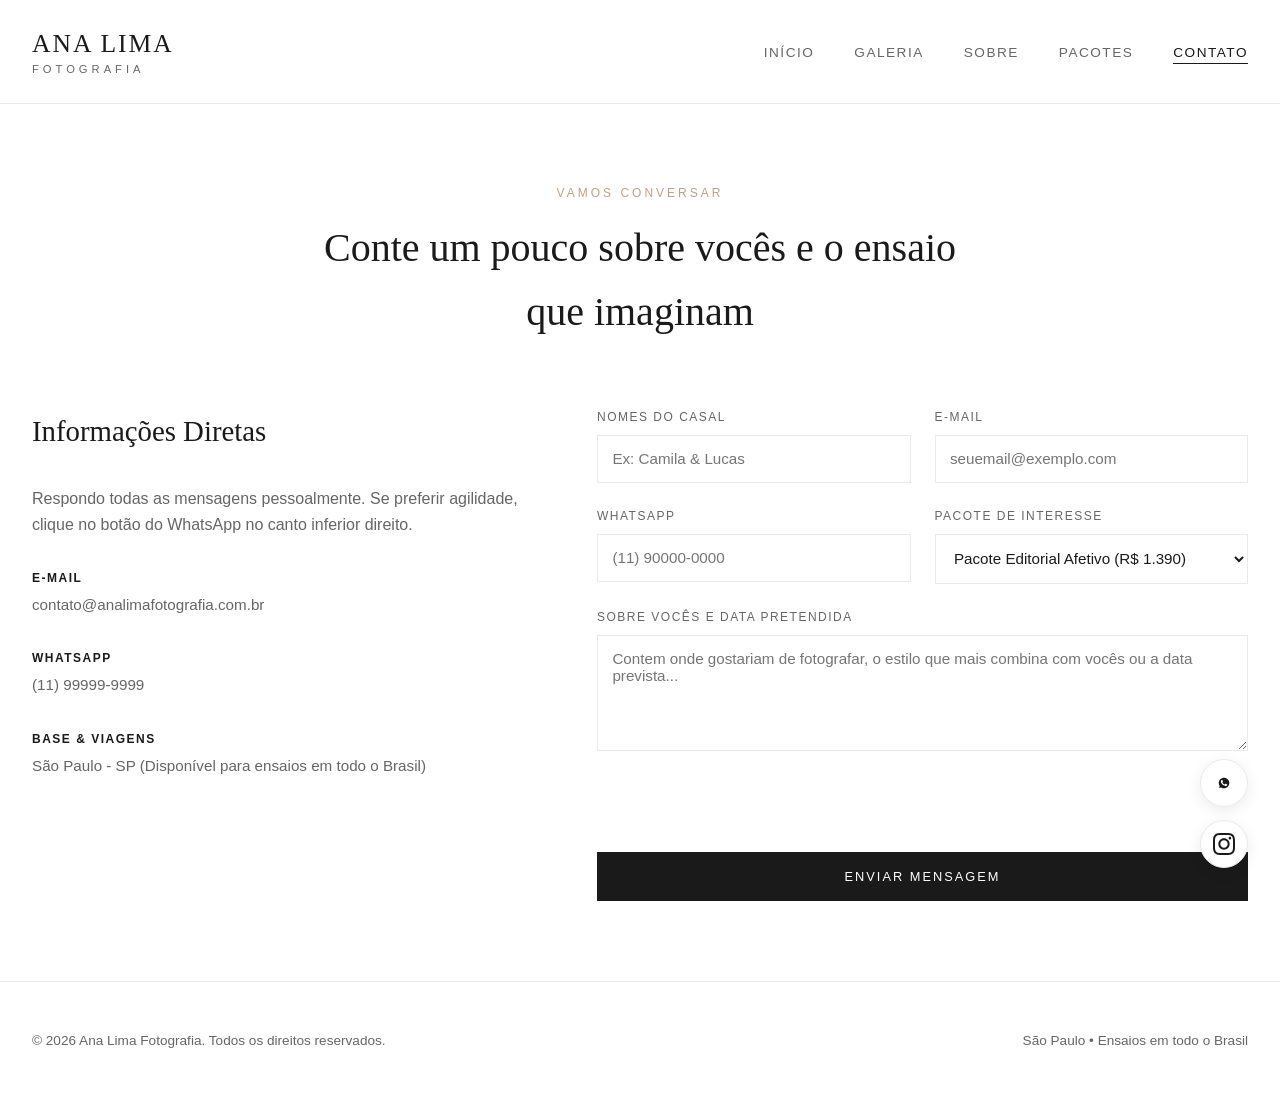
<file: contato.html>
<!DOCTYPE html>
<html lang="pt-BR">
<head>
    <meta charset="UTF-8">
    <meta name="viewport" content="width=device-width, initial-scale=1.0">
    <title>Contato | Ana Lima Fotografia</title>
    <link rel="stylesheet" href="style.css">
</head>
<body>

    <header class="header">
        <nav class="navbar">
            <a href="index.html" class="logo">Ana Lima<span>Fotografia</span></a>
            <button class="menu-toggle" aria-label="Abrir menu">
                <span></span>
                <span></span>
                <span></span>
            </button>
            <ul class="nav-links">
                <li><a href="index.html">Início</a></li>
                <li><a href="galeria.html">Galeria</a></li>
                <li><a href="sobre.html">Sobre</a></li>
                <li><a href="pacotes.html">Pacotes</a></li>
                <li><a href="contato.html" class="active">Contato</a></li>
            </ul>
        </nav>
    </header>

    <main class="container">
        <div class="section-header">
            <span class="section-subtitle">Vamos Conversar</span>
            <h1 class="section-title">Conte um pouco sobre vocês e o ensaio que imaginam</h1>
        </div>

        <div class="contact-wrapper">
            <div class="contact-info">
                <h3>Informações Diretas</h3>
                <p style="color: var(--text-secondary);">Respondo todas as mensagens pessoalmente. Se preferir agilidade, clique no botão do WhatsApp no canto inferior direito.</p>

                <div class="info-block">
                    <strong>E-mail</strong>
                    <p>contato@analimafotografia.com.br</p>
                </div>

                <div class="info-block">
                    <strong>WhatsApp</strong>
                    <p>(11) 99999-9999</p>
                </div>

                <div class="info-block">
                    <strong>Base &amp; Viagens</strong>
                    <p>São Paulo - SP (Disponível para ensaios em todo o Brasil)</p>
                </div>
            </div>

            <form class="contact-form" id="contactForm">
                <div class="form-row">
                    <div class="form-group">
                        <label for="nome">Nomes do Casal</label>
                        <input type="text" id="nome" placeholder="Ex: Camila & Lucas" required>
                    </div>
                    <div class="form-group">
                        <label for="email">E-mail</label>
                        <input type="email" id="email" placeholder="seuemail@exemplo.com" required>
                    </div>
                </div>

                <div class="form-row">
                    <div class="form-group">
                        <label for="whatsapp">WhatsApp</label>
                        <input type="tel" id="whatsapp" placeholder="(11) 90000-0000" required>
                    </div>
                    <div class="form-group">
                        <label for="pacote">Pacote de Interesse</label>
                        <select id="pacote">
                            <option value="Essencial">Pacote Essencial (R$ 890)</option>
                            <option value="Editorial" selected>Pacote Editorial Afetivo (R$ 1.390)</option>
                            <option value="PreWedding">Pré-Wedding &amp; Viagem (R$ 2.150)</option>
                            <option value="Personalizado">Quero um orçamento personalizado</option>
                        </select>
                    </div>
                </div>

                <div class="form-group">
                    <label for="mensagem">Sobre vocês e data pretendida</label>
                    <textarea id="mensagem" rows="5" placeholder="Contem onde gostariam de fotografar, o estilo que mais combina com vocês ou a data prevista..." required></textarea>
                </div>

                <button type="submit" class="btn btn-solid">Enviar Mensagem</button>
                <div class="form-feedback" id="formFeedback"></div>
            </form>
        </div>
    </main>

    <!-- Botões Fixos WhatsApp e Instagram -->
    <div class="floating-social">
        <a href="https://wa.me/5511999999999?text=Olá%20Ana!%20Gostaria%20de%20agendar%20um%20ensaio%20de%20casal." target="_blank" rel="noopener" class="float-btn whatsapp" aria-label="WhatsApp" title="WhatsApp">
            <svg viewBox="0 0 24 24"><path d="M12.031 6.172c-3.181 0-5.767 2.586-5.768 5.766-.001 1.298.38 2.27 1.019 3.287l-.582 2.128 2.182-.573c.978.58 1.911.928 3.145.929 3.178 0 5.767-2.587 5.768-5.766.001-3.187-2.575-5.77-5.764-5.771zm3.392 8.244c-.144.405-.837.774-1.17.824-.299.045-.677.063-1.092-.069-.252-.08-.575-.187-.988-.365-1.739-.751-2.874-2.502-2.961-2.617-.087-.116-.708-.94-.708-1.793s.448-1.273.607-1.446c.159-.173.346-.217.462-.217l.332.006c.106.005.249-.04.39.298.144.347.491 1.2.534 1.287.043.087.072.188.014.304-.058.116-.087.188-.173.289l-.26.304c-.087.086-.177.18-.076.354.101.174.449.741.964 1.201.662.591 1.221.774 1.394.86s.274.072.376-.043c.101-.116.433-.506.549-.68.116-.173.231-.145.39-.087s1.011.477 1.184.564.289.13.332.202c.045.072.045.419-.1.824z"/></svg>
        </a>
        <a href="https://instagram.com" target="_blank" rel="noopener" class="float-btn instagram" aria-label="Instagram" title="Instagram">
            <svg viewBox="0 0 24 24"><path d="M12 2.163c3.204 0 3.584.012 4.85.07 3.252.148 4.771 1.691 4.919 4.919.058 1.265.069 1.645.069 4.849 0 3.205-.012 3.584-.069 4.849-.149 3.225-1.664 4.771-4.919 4.919-1.266.058-1.644.07-4.85.07-3.204 0-3.584-.012-4.849-.07-3.26-.149-4.771-1.699-4.919-4.92-.058-1.265-.07-1.644-.07-4.849 0-3.204.013-3.583.07-4.849.149-3.227 1.664-4.771 4.919-4.919 1.266-.057 1.645-.069 4.849-.069zm0-2.163c-3.259 0-3.667.014-4.947.072-4.358.2-6.78 2.618-6.98 6.98-.059 1.281-.073 1.689-.073 4.948 0 3.259.014 3.668.072 4.948.2 4.358 2.618 6.78 6.98 6.98 1.281.058 1.689.072 4.948.072 3.259 0 3.668-.014 4.948-.072 4.354-.2 6.782-2.618 6.979-6.98.059-1.28.073-1.689.073-4.948 0-3.259-.014-3.667-.072-4.947-.196-4.354-2.617-6.78-6.979-6.98-1.281-.059-1.69-.073-4.949-.073zm0 5.838c-3.403 0-6.162 2.759-6.162 6.162s2.759 6.163 6.162 6.163 6.162-2.759 6.162-6.163c0-3.403-2.759-6.162-6.162-6.162zm0 10.162c-2.209 0-4-1.79-4-4 0-2.209 1.791-4 4-4s4 1.791 4 4c0 2.21-1.791 4-4 4zm6.406-11.845c-.796 0-1.441.645-1.441 1.44s.645 1.44 1.441 1.44c.795 0 1.439-.645 1.439-1.44s-.644-1.44-1.439-1.44z"/></svg>
        </a>
    </div>

    <footer class="footer">
        <div class="footer-content">
            <span>&copy; 2026 Ana Lima Fotografia. Todos os direitos reservados.</span>
            <span>São Paulo • Ensaios em todo o Brasil</span>
        </div>
    </footer>

    <script src="script.js"></script>
</body>
</html>
</file>
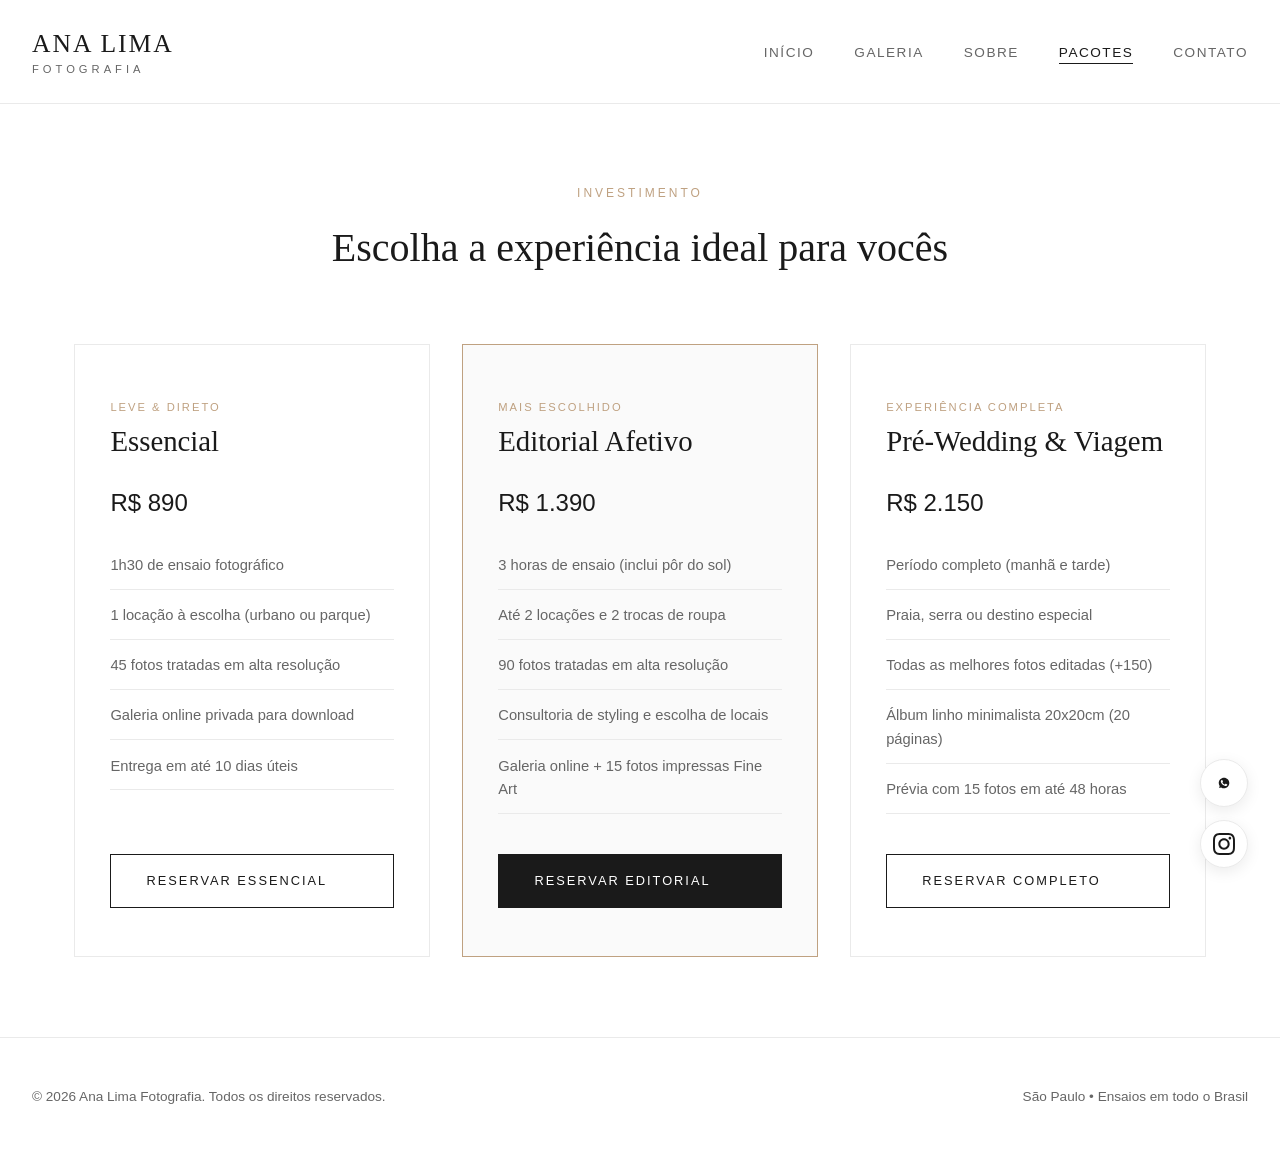
<file: pacotes.html>
<!DOCTYPE html>
<html lang="pt-BR">
<head>
    <meta charset="UTF-8">
    <meta name="viewport" content="width=device-width, initial-scale=1.0">
    <title>Pacotes | Ana Lima Fotografia</title>
    <link rel="stylesheet" href="style.css">
</head>
<body>

    <header class="header">
        <nav class="navbar">
            <a href="index.html" class="logo">Ana Lima<span>Fotografia</span></a>
            <button class="menu-toggle" aria-label="Abrir menu">
                <span></span>
                <span></span>
                <span></span>
            </button>
            <ul class="nav-links">
                <li><a href="index.html">Início</a></li>
                <li><a href="galeria.html">Galeria</a></li>
                <li><a href="sobre.html">Sobre</a></li>
                <li><a href="pacotes.html" class="active">Pacotes</a></li>
                <li><a href="contato.html">Contato</a></li>
            </ul>
        </nav>
    </header>

    <main class="container">
        <div class="section-header">
            <span class="section-subtitle">Investimento</span>
            <h1 class="section-title">Escolha a experiência ideal para vocês</h1>
        </div>

        <div class="packages-flex">
            <!-- Pacote 1 -->
            <div class="package-card">
                <div>
                    <span class="package-tag">Leve &amp; Direto</span>
                    <h3>Essencial</h3>
                    <p class="package-price">R$ 890</p>
                    <ul class="package-features">
                        <li>1h30 de ensaio fotográfico</li>
                        <li>1 locação à escolha (urbano ou parque)</li>
                        <li>45 fotos tratadas em alta resolução</li>
                        <li>Galeria online privada para download</li>
                        <li>Entrega em até 10 dias úteis</li>
                    </ul>
                </div>
                <a href="contato.html?pacote=Essencial" class="btn">Reservar Essencial</a>
            </div>

            <!-- Pacote 2 (Destaque) -->
            <div class="package-card featured">
                <div>
                    <span class="package-tag">Mais Escolhido</span>
                    <h3>Editorial Afetivo</h3>
                    <p class="package-price">R$ 1.390</p>
                    <ul class="package-features">
                        <li>3 horas de ensaio (inclui pôr do sol)</li>
                        <li>Até 2 locações e 2 trocas de roupa</li>
                        <li>90 fotos tratadas em alta resolução</li>
                        <li>Consultoria de styling e escolha de locais</li>
                        <li>Galeria online + 15 fotos impressas Fine Art</li>
                    </ul>
                </div>
                <a href="contato.html?pacote=Editorial" class="btn btn-solid">Reservar Editorial</a>
            </div>

            <!-- Pacote 3 -->
            <div class="package-card">
                <div>
                    <span class="package-tag">Experiência Completa</span>
                    <h3>Pré-Wedding &amp; Viagem</h3>
                    <p class="package-price">R$ 2.150</p>
                    <ul class="package-features">
                        <li>Período completo (manhã e tarde)</li>
                        <li>Praia, serra ou destino especial</li>
                        <li>Todas as melhores fotos editadas (+150)</li>
                        <li>Álbum linho minimalista 20x20cm (20 páginas)</li>
                        <li>Prévia com 15 fotos em até 48 horas</li>
                    </ul>
                </div>
                <a href="contato.html?pacote=PreWedding" class="btn">Reservar Completo</a>
            </div>
        </div>
    </main>

    <!-- Botões Fixos WhatsApp e Instagram -->
    <div class="floating-social">
        <a href="https://wa.me/5511999999999?text=Olá%20Ana!%20Gostaria%20de%20tirar%20dúvidas%20sobre%20os%20pacotes." target="_blank" rel="noopener" class="float-btn whatsapp" aria-label="WhatsApp" title="WhatsApp">
            <svg viewBox="0 0 24 24"><path d="M12.031 6.172c-3.181 0-5.767 2.586-5.768 5.766-.001 1.298.38 2.27 1.019 3.287l-.582 2.128 2.182-.573c.978.58 1.911.928 3.145.929 3.178 0 5.767-2.587 5.768-5.766.001-3.187-2.575-5.77-5.764-5.771zm3.392 8.244c-.144.405-.837.774-1.17.824-.299.045-.677.063-1.092-.069-.252-.08-.575-.187-.988-.365-1.739-.751-2.874-2.502-2.961-2.617-.087-.116-.708-.94-.708-1.793s.448-1.273.607-1.446c.159-.173.346-.217.462-.217l.332.006c.106.005.249-.04.39.298.144.347.491 1.2.534 1.287.043.087.072.188.014.304-.058.116-.087.188-.173.289l-.26.304c-.087.086-.177.18-.076.354.101.174.449.741.964 1.201.662.591 1.221.774 1.394.86s.274.072.376-.043c.101-.116.433-.506.549-.68.116-.173.231-.145.39-.087s1.011.477 1.184.564.289.13.332.202c.045.072.045.419-.1.824z"/></svg>
        </a>
        <a href="https://instagram.com" target="_blank" rel="noopener" class="float-btn instagram" aria-label="Instagram" title="Instagram">
            <svg viewBox="0 0 24 24"><path d="M12 2.163c3.204 0 3.584.012 4.85.07 3.252.148 4.771 1.691 4.919 4.919.058 1.265.069 1.645.069 4.849 0 3.205-.012 3.584-.069 4.849-.149 3.225-1.664 4.771-4.919 4.919-1.266.058-1.644.07-4.85.07-3.204 0-3.584-.012-4.849-.07-3.26-.149-4.771-1.699-4.919-4.92-.058-1.265-.07-1.644-.07-4.849 0-3.204.013-3.583.07-4.849.149-3.227 1.664-4.771 4.919-4.919 1.266-.057 1.645-.069 4.849-.069zm0-2.163c-3.259 0-3.667.014-4.947.072-4.358.2-6.78 2.618-6.98 6.98-.059 1.281-.073 1.689-.073 4.948 0 3.259.014 3.668.072 4.948.2 4.358 2.618 6.78 6.98 6.98 1.281.058 1.689.072 4.948.072 3.259 0 3.668-.014 4.948-.072 4.354-.2 6.782-2.618 6.979-6.98.059-1.28.073-1.689.073-4.948 0-3.259-.014-3.667-.072-4.947-.196-4.354-2.617-6.78-6.979-6.98-1.281-.059-1.69-.073-4.949-.073zm0 5.838c-3.403 0-6.162 2.759-6.162 6.162s2.759 6.163 6.162 6.163 6.162-2.759 6.162-6.163c0-3.403-2.759-6.162-6.162-6.162zm0 10.162c-2.209 0-4-1.79-4-4 0-2.209 1.791-4 4-4s4 1.791 4 4c0 2.21-1.791 4-4 4zm6.406-11.845c-.796 0-1.441.645-1.441 1.44s.645 1.44 1.441 1.44c.795 0 1.439-.645 1.439-1.44s-.644-1.44-1.439-1.44z"/></svg>
        </a>
    </div>

    <footer class="footer">
        <div class="footer-content">
            <span>&copy; 2026 Ana Lima Fotografia. Todos os direitos reservados.</span>
            <span>São Paulo • Ensaios em todo o Brasil</span>
        </div>
    </footer>

    <script src="script.js"></script>
</body>
</html>
</file>
<file: style.css>
/* =========================================
   RESET E VARIÁVEIS (ESTILO MINIMALISTA)
   ========================================= */
:root {
    --bg-primary: #ffffff;
    --bg-secondary: #fafafa;
    --text-primary: #1a1a1a;
    --text-secondary: #666666;
    --accent-color: #bfa181; /* Tom champagne/areia suave */
    --border-color: #eaeaea;
    --font-serif: 'Georgia', 'Times New Roman', serif;
    --font-sans: -apple-system, BlinkMacSystemFont, 'Segoe UI', Roboto, Helvetica, Arial, sans-serif;
    --transition: all 0.3s ease;
}

* {
    margin: 0;
    padding: 0;
    box-sizing: border-box;
}

html {
    scroll-behavior: smooth;
}

body {
    background-color: var(--bg-primary);
    color: var(--text-primary);
    font-family: var(--font-sans);
    line-height: 1.6;
    display: flex;
    flex-direction: column;
    min-height: 100vh;
}

img {
    max-width: 100%;
    display: block;
    object-fit: cover;
}

a {
    text-decoration: none;
    color: inherit;
    transition: var(--transition);
}

ul {
    list-style: none;
}

/* =========================================
   CABEÇALHO E NAVEGAÇÃO (FLEXBOX)
   ========================================= */
.header {
    width: 100%;
    background-color: rgba(255, 255, 255, 0.96);
    border-bottom: 1px solid var(--border-color);
    position: sticky;
    top: 0;
    z-index: 100;
}

.navbar {
    max-width: 1280px;
    margin: 0 auto;
    padding: 1.5rem 2rem;
    display: flex;
    justify-content: space-between;
    align-items: center;
}

.logo {
    font-family: var(--font-serif);
    font-size: 1.6rem;
    letter-spacing: 2px;
    text-transform: uppercase;
    color: var(--text-primary);
}

.logo span {
    font-family: var(--font-sans);
    font-size: 0.7rem;
    display: block;
    letter-spacing: 4px;
    color: var(--text-secondary);
    margin-top: -4px;
}

.nav-links {
    display: flex;
    gap: 2.5rem;
    align-items: center;
}

.nav-links a {
    font-size: 0.85rem;
    text-transform: uppercase;
    letter-spacing: 1.5px;
    color: var(--text-secondary);
    position: relative;
    padding-bottom: 4px;
}

.nav-links a:hover,
.nav-links a.active {
    color: var(--text-primary);
}

.nav-links a::after {
    content: '';
    position: absolute;
    bottom: 0;
    left: 0;
    width: 0;
    height: 1px;
    background-color: var(--text-primary);
    transition: var(--transition);
}

.nav-links a:hover::after,
.nav-links a.active::after {
    width: 100%;
}

/* Menu Mobile Hambúrguer */
.menu-toggle {
    display: none;
    flex-direction: column;
    gap: 5px;
    cursor: pointer;
    background: none;
    border: none;
}

.menu-toggle span {
    width: 25px;
    height: 1.5px;
    background-color: var(--text-primary);
    transition: var(--transition);
}

/* =========================================
   CONTAINER PRINCIPAL E TIPOGRAFIA
   ========================================= */
main {
    flex: 1;
}

.container {
    max-width: 1280px;
    margin: 0 auto;
    padding: 5rem 2rem;
}

.section-header {
    display: flex;
    flex-direction: column;
    align-items: center;
    text-align: center;
    margin-bottom: 4rem;
}

.section-subtitle {
    font-size: 0.75rem;
    text-transform: uppercase;
    letter-spacing: 3px;
    color: var(--accent-color);
    margin-bottom: 0.8rem;
}

.section-title {
    font-family: var(--font-serif);
    font-size: 2.5rem;
    font-weight: normal;
    color: var(--text-primary);
    max-width: 650px;
}

.btn {
    display: inline-block;
    padding: 1rem 2.2rem;
    border: 1px solid var(--text-primary);
    font-size: 0.8rem;
    text-transform: uppercase;
    letter-spacing: 2px;
    cursor: pointer;
    background-color: transparent;
    color: var(--text-primary);
    transition: var(--transition);
}

.btn:hover {
    background-color: var(--text-primary);
    color: var(--bg-primary);
}

.btn-solid {
    background-color: var(--text-primary);
    color: var(--bg-primary);
}

.btn-solid:hover {
    background-color: transparent;
    color: var(--text-primary);
}

/* =========================================
   PÁGINA INÍCIO (HERO + DESTAQUES)
   ========================================= */
.hero {
    display: flex;
    flex-direction: column;
    align-items: center;
    padding: 2rem 2rem 5rem;
    max-width: 1400px;
    margin: 0 auto;
}

.hero-image-wrapper {
    width: 100%;
    height: 75vh;
    min-height: 450px;
    overflow: hidden;
    position: relative;
}

.hero-image-wrapper img {
    width: 100%;
    height: 100%;
    object-position: center 35%;
}

.hero-content {
    display: flex;
    flex-direction: column;
    align-items: center;
    text-align: center;
    max-width: 720px;
    margin-top: 3.5rem;
}

.hero-content h1 {
    font-family: var(--font-serif);
    font-size: 3rem;
    font-weight: normal;
    line-height: 1.2;
    margin-bottom: 1.5rem;
}

.hero-content p {
    color: var(--text-secondary);
    font-size: 1.05rem;
    margin-bottom: 2.2rem;
}

/* Destaque de Fotos Grandes na Home */
.showcase-row {
    display: flex;
    flex-wrap: wrap;
    gap: 2.5rem;
    margin-bottom: 4rem;
}

.showcase-card {
    flex: 1 1 calc(50% - 1.25rem);
    display: flex;
    flex-direction: column;
    gap: 1rem;
}

.showcase-card img {
    width: 100%;
    height: 550px;
}

.showcase-caption {
    display: flex;
    justify-content: space-between;
    align-items: center;
    font-size: 0.85rem;
    color: var(--text-secondary);
    border-bottom: 1px solid var(--border-color);
    padding-bottom: 0.8rem;
}

/* =========================================
   PÁGINA GALERIA (FILTRO POR TIPO DE FOTO)
   ========================================= */
.filter-bar {
    display: flex;
    justify-content: center;
    flex-wrap: wrap;
    gap: 1rem;
    margin-bottom: 3.5rem;
}

.filter-btn {
    background: none;
    border: none;
    padding: 0.6rem 1.4rem;
    font-size: 0.8rem;
    text-transform: uppercase;
    letter-spacing: 1.5px;
    color: var(--text-secondary);
    cursor: pointer;
    border-bottom: 1px solid transparent;
    transition: var(--transition);
}

.filter-btn:hover,
.filter-btn.active {
    color: var(--text-primary);
    border-bottom: 1px solid var(--text-primary);
}

.gallery-flex {
    display: flex;
    flex-wrap: wrap;
    gap: 2rem;
}

.gallery-item {
    flex: 1 1 calc(50% - 1rem); /* Fotos grandes: 2 por linha no desktop */
    display: flex;
    flex-direction: column;
    position: relative;
    overflow: hidden;
    cursor: pointer;
}

.gallery-item.hide {
    display: none;
}

.gallery-item img {
    width: 100%;
    height: 580px;
    transition: transform 0.6s ease;
}

.gallery-item:hover img {
    transform: scale(1.02);
}

.gallery-info {
    display: flex;
    justify-content: space-between;
    padding: 1rem 0;
    font-size: 0.85rem;
    color: var(--text-secondary);
}

/* Lightbox Modal */
.lightbox {
    display: none;
    position: fixed;
    inset: 0;
    background: rgba(255, 255, 255, 0.97);
    z-index: 1000;
    justify-content: center;
    align-items: center;
    flex-direction: column;
    padding: 2rem;
}

.lightbox.open {
    display: flex;
}

.lightbox img {
    max-height: 82vh;
    max-width: 90vw;
    box-shadow: 0 20px 50px rgba(0,0,0,0.08);
}

.lightbox-close {
    position: absolute;
    top: 2rem;
    right: 2.5rem;
    font-size: 2rem;
    background: none;
    border: none;
    cursor: pointer;
    color: var(--text-primary);
}

.lightbox-caption {
    margin-top: 1rem;
    font-family: var(--font-serif);
    font-size: 1.1rem;
    color: var(--text-secondary);
}

/* =========================================
   PÁGINA SOBRE
   ========================================= */
.about-wrapper {
    display: flex;
    flex-wrap: wrap;
    align-items: center;
    gap: 4rem;
}

.about-image {
    flex: 1 1 420px;
}

.about-image img {
    width: 100%;
    height: 620px;
}

.about-text {
    flex: 1 1 450px;
    display: flex;
    flex-direction: column;
    gap: 1.5rem;
}

.about-text h2 {
    font-family: var(--font-serif);
    font-size: 2.3rem;
    font-weight: normal;
}

.about-text p {
    color: var(--text-secondary);
    font-size: 1rem;
}

.stats-row {
    display: flex;
    gap: 3rem;
    margin-top: 1.5rem;
    padding-top: 2rem;
    border-top: 1px solid var(--border-color);
}

.stat-item h3 {
    font-family: var(--font-serif);
    font-size: 2rem;
    font-weight: normal;
}

.stat-item span {
    font-size: 0.75rem;
    text-transform: uppercase;
    letter-spacing: 1.5px;
    color: var(--text-secondary);
}

/* =========================================
   PÁGINA PACOTES
   ========================================= */
.packages-flex {
    display: flex;
    flex-wrap: wrap;
    gap: 2rem;
    align-items: stretch;
}

.package-card {
    flex: 1 1 320px;
    border: 1px solid var(--border-color);
    padding: 3rem 2.2rem;
    display: flex;
    flex-direction: column;
    justify-content: space-between;
    background-color: var(--bg-primary);
    transition: var(--transition);
}

.package-card:hover {
    border-color: var(--text-primary);
}

.package-card.featured {
    background-color: var(--bg-secondary);
    border-color: var(--accent-color);
}

.package-tag {
    font-size: 0.7rem;
    text-transform: uppercase;
    letter-spacing: 2px;
    color: var(--accent-color);
    margin-bottom: 0.8rem;
}

.package-card h3 {
    font-family: var(--font-serif);
    font-size: 1.8rem;
    font-weight: normal;
    margin-bottom: 0.5rem;
}

.package-price {
    font-size: 1.5rem;
    margin: 1.2rem 0 2rem;
    color: var(--text-primary);
}

.package-features {
    display: flex;
    flex-direction: column;
    gap: 0.9rem;
    margin-bottom: 2.5rem;
    color: var(--text-secondary);
    font-size: 0.92rem;
}

.package-features li {
    border-bottom: 1px solid var(--border-color);
    padding-bottom: 0.7rem;
}

/* =========================================
   PÁGINA CONTATO
   ========================================= */
.contact-wrapper {
    display: flex;
    flex-wrap: wrap;
    gap: 4rem;
}

.contact-info {
    flex: 1 1 350px;
    display: flex;
    flex-direction: column;
    gap: 2rem;
}

.contact-info h3 {
    font-family: var(--font-serif);
    font-size: 1.8rem;
    font-weight: normal;
}

.info-block p {
    color: var(--text-secondary);
    font-size: 0.95rem;
}

.info-block strong {
    display: block;
    font-size: 0.75rem;
    text-transform: uppercase;
    letter-spacing: 1.5px;
    margin-bottom: 0.3rem;
    color: var(--text-primary);
}

.contact-form {
    flex: 1 1 500px;
    display: flex;
    flex-direction: column;
    gap: 1.5rem;
}

.form-row {
    display: flex;
    flex-wrap: wrap;
    gap: 1.5rem;
}

.form-group {
    flex: 1 1 220px;
    display: flex;
    flex-direction: column;
    gap: 0.5rem;
}

.form-group label {
    font-size: 0.75rem;
    text-transform: uppercase;
    letter-spacing: 1.5px;
    color: var(--text-secondary);
}

.form-group input,
.form-group select,
.form-group textarea {
    width: 100%;
    padding: 0.9rem;
    border: 1px solid var(--border-color);
    background-color: var(--bg-primary);
    font-family: var(--font-sans);
    font-size: 0.95rem;
    color: var(--text-primary);
    outline: none;
    transition: var(--transition);
}

.form-group input:focus,
.form-group select:focus,
.form-group textarea:focus {
    border-color: var(--text-primary);
}

.form-feedback {
    display: none;
    padding: 1rem;
    background-color: var(--bg-secondary);
    border-left: 2px solid var(--text-primary);
    font-size: 0.9rem;
}

/* =========================================
   BOTÕES FIXOS (WHATSAPP E INSTAGRAM)
   ========================================= */
.floating-social {
    position: fixed;
    bottom: 2rem;
    right: 2rem;
    display: flex;
    flex-direction: column;
    gap: 0.8rem;
    z-index: 999;
}

.float-btn {
    width: 48px;
    height: 48px;
    border-radius: 50%;
    background-color: var(--bg-primary);
    border: 1px solid var(--border-color);
    box-shadow: 0 4px 15px rgba(0, 0, 0, 0.08);
    display: flex;
    justify-content: center;
    align-items: center;
    color: var(--text-primary);
    transition: var(--transition);
}

.float-btn svg {
    width: 22px;
    height: 22px;
    fill: currentColor;
}

.float-btn.whatsapp:hover {
    background-color: #25D366;
    color: #ffffff;
    border-color: #25D366;
    transform: translateY(-3px);
}

.float-btn.instagram:hover {
    background-color: #1a1a1a;
    color: #ffffff;
    border-color: #1a1a1a;
    transform: translateY(-3px);
}

/* =========================================
   RODAPÉ (FOOTER)
   ========================================= */
.footer {
    border-top: 1px solid var(--border-color);
    padding: 3rem 2rem;
    margin-top: auto;
}

.footer-content {
    max-width: 1280px;
    margin: 0 auto;
    display: flex;
    flex-wrap: wrap;
    justify-content: space-between;
    align-items: center;
    gap: 1.5rem;
    font-size: 0.85rem;
    color: var(--text-secondary);
}

/* =========================================
   RESPONSIVIDADE (TABLET E MOBILE)
   ========================================= */
@media (max-width: 900px) {
    .hero-content h1 {
        font-size: 2.2rem;
    }

    .showcase-card,
    .gallery-item {
        flex: 1 1 100%;
    }

    .showcase-card img,
    .gallery-item img {
        height: 440px;
    }
}

@media (max-width: 768px) {
    .menu-toggle {
        display: flex;
    }

    .nav-links {
        display: none;
        position: absolute;
        top: 100%;
        left: 0;
        width: 100%;
        background-color: var(--bg-primary);
        flex-direction: column;
        padding: 2rem;
        gap: 1.5rem;
        border-bottom: 1px solid var(--border-color);
    }

    .nav-links.active {
        display: flex;
    }

    .container {
        padding: 3.5rem 1.5rem;
    }

    .section-title {
        font-size: 2rem;
    }

    .hero-image-wrapper {
        height: 55vh;
    }

    .floating-social {
        bottom: 1.2rem;
        right: 1.2rem;
    }
}
</file>
